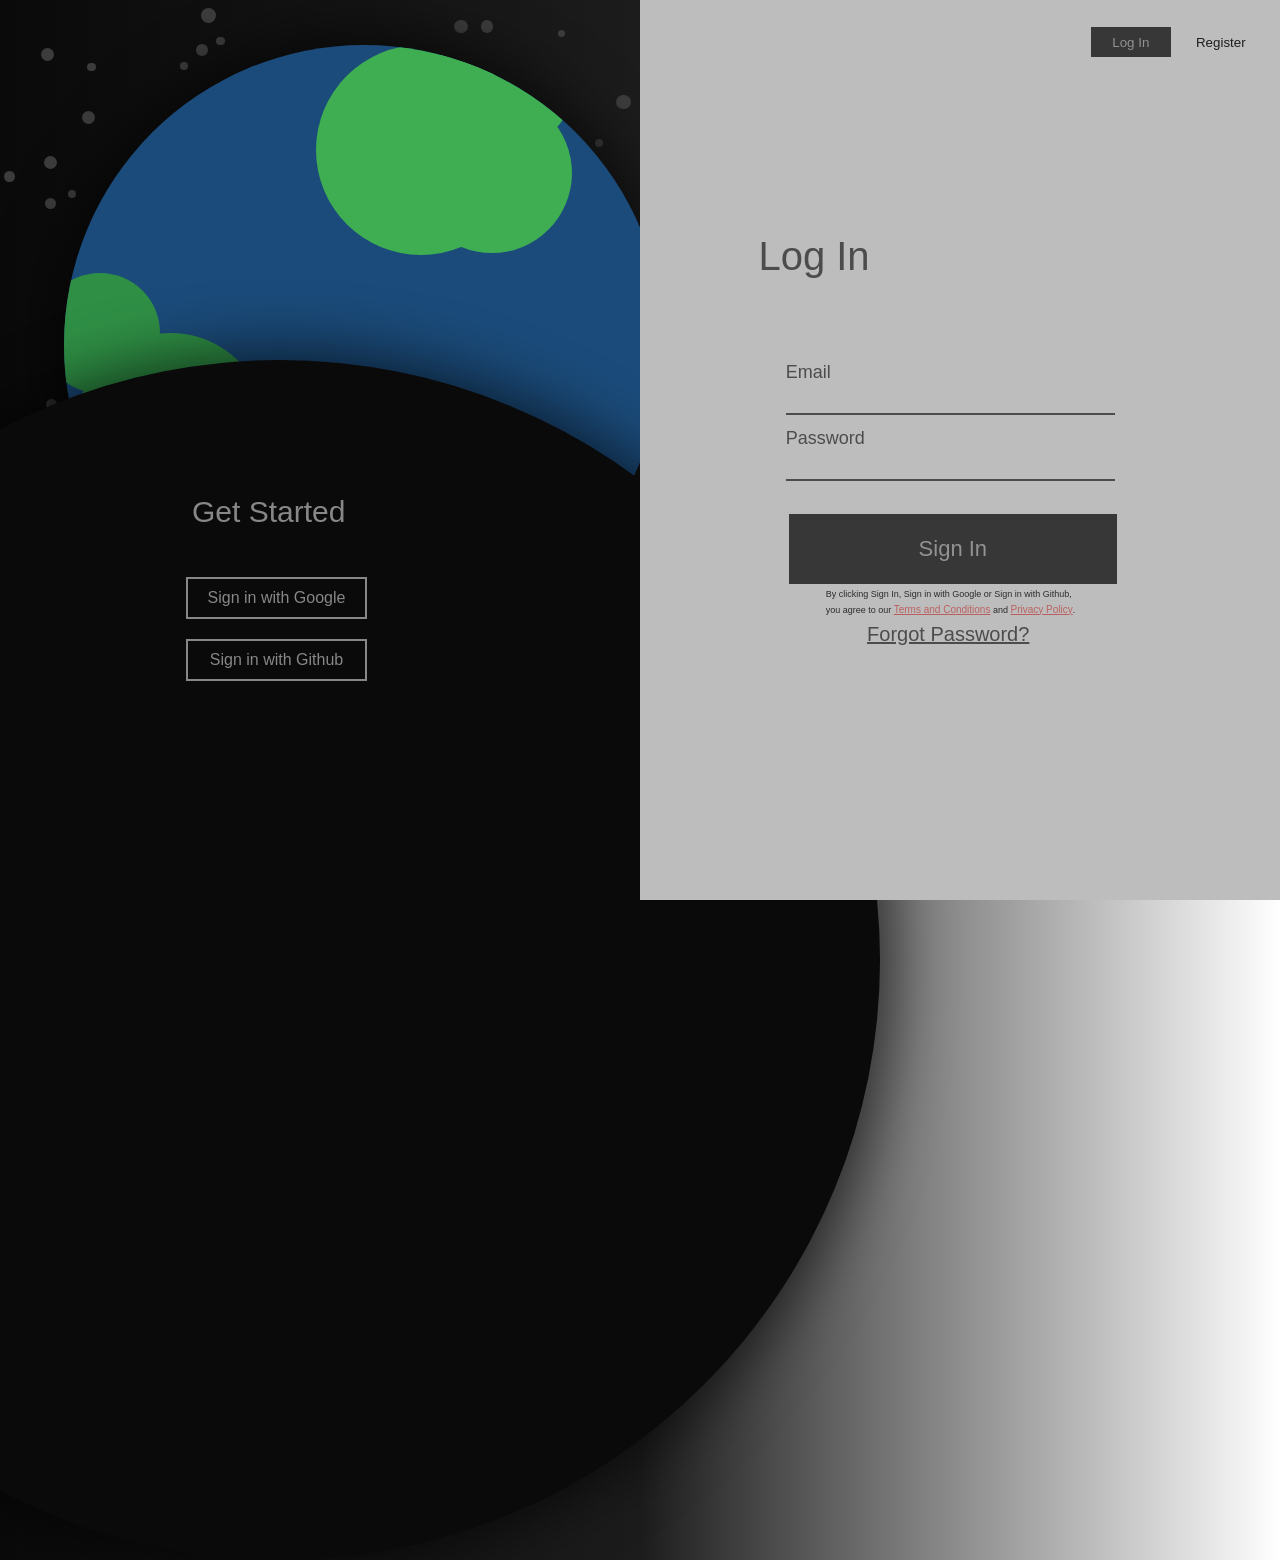
<file: index.html>
<!DOCTYPE html>
<html lang="en">
<head>
    <meta charset="UTF-8">
    <meta name="viewport" content="width=device-width, initial-scale=1.0">
    <title>IB_CS_APP</title>
</head>
<style>

    body {
        overflow: hidden;
        background: linear-gradient(to right, #0a0a0a 0%, #1c1c1c 50%, #ffffff 100%);
        -webkit-user-select: none;
        -ms-user-select: none;
        user-select: none;  
        font-family: 'Arial Black', sans-serif;
    }
    #Login {
        background-color: #bdbdbd;
        position: absolute;
        top: 0%;
        right: 0%;
        width: 50%;
        height: 100%;
        z-index: 11;
    }
    #getStarted {
        position: absolute;
        top: 55%;
        left: 15%;
        font-size: 2em;
        color: rgba(188, 188, 188, 0.7);
        font-family: inherit;
        font-size: 30px;
        z-index: 12;
    }

    .signin-container {
        position: absolute;
        top: 63%;
        left: 14.5%;
        z-index: 12;
        flex-direction: column;
        display: flex;
    }

    .signin {
        margin: 10px 0;
        padding: 10px 20px;
        font-size: 16px;
        cursor: pointer;
        background-color: transparent;
        border: 2px solid rgba(188, 188, 188, 0.7);
        color: rgba(188, 188, 188, 0.7);
        font-family: inherit;
    }

    .signin:hover {
        border: 2px solid rgba(188, 188, 188, 1);
        color: rgba(188, 188, 188, 1);
    }

    .option-buttons {
        position: absolute;
        top: 3%;
        right: 3%;
        z-index: 12;
        flex-direction: row;
        display: flex;
        gap: 10px;
    }

    .option-buttons button:hover {
        text-decoration: underline;
    }

    .OptionSign {
        background-color: transparent;
        border: 0px solid transparent;
        width: 80px;
        height: 30px;
        color: #1d1d1d;
        cursor: pointer;
        font-family: inherit;
    }

    .OptionReg {
        background-color: transparent;
        border: 0px solid transparent;
        width: 80px;
        height: 30px;
        color: #1d1d1d;
        cursor: pointer;
        font-family: inherit;
    }
    .OptionSign.active {
        background-color: #373737;
        width: 80px;
        height: 30px;
        border: 0px solid transparent;
        color: #929292;
        cursor: pointer;
        font-family: inherit;
    }
    .OptionReg.active {
        background-color: #373737;
        width: 80px;
        height: 30px;
        border: 0px solid transparent;
        color: #929292;
        cursor: pointer;
        font-family: inherit;
    }

    .option-forms {
        position: absolute;
        top: 10%;
        left: 5%;
        width: 90%;
        height: 80%;
        z-index: 12;
    }

    .FormTitle {
        color: rgba(29, 29, 29, 0.7);
        font-family: inherit;
        font-size: 40px;
        left: 15%;
        top: 20%;
        position: absolute;
    }

    .LoginForm {
        display: block;
        margin: 10px 0;
        position: absolute;
        padding: 10px;
        font-size: 20px;
        width: 60%;
        box-sizing: border-box;
        left: 18%;
        top: 35%;
    }

    .LoginForm input {
        display: block;
        width: 100%;
        color: rgba(29, 29, 29, 0.7);
        margin-bottom: 13px;
        background-color: transparent;
        border: transparent;
        outline: none;
        border-bottom: 2px solid rgba(29, 29, 29, 0.7);
    }

    .LoginForm label {
        color: rgba(29, 29, 29, 0.7);
        font-family: inherit;
        display: block;
        font-size: 18px;
        margin-bottom: 13px;
    }

    .LoginForm button.submit{
        width: 95%;
        height: 70px;
        margin-top: 20px;
        left: 13px;
        position: absolute;
        color: #929292;
        background-color: #373737;
        border: 0px solid transparent;
        font-size: 22px;
        cursor: pointer;
        font-family: inherit;
    }
    .LoginForm button.submit:hover {
        background-color: #4a4a4a;
    }

    .ForgotPassword {
        color: rgba(29, 29, 29, 0.7);
        cursor: pointer;
        font-family: inherit;
        margin-top: 10px;
        text-decoration: underline;
        position: relative;
        display: inline-block;
        top: 85px;
        left: 25%;
    }

    .HaveAccount {
        color: rgba(29, 29, 29, 0.7);
        cursor: pointer;
        font-family: inherit;
        margin-top: 10px;
        text-decoration: underline;
        position: relative;
        display: inline-block;
        top: 85px;
        left: 60px;
    }

    .option-forms.hidden {
        display: none;
    }
    
    .ResetBack {
        background: transparent;
        border: transparent;
        font-size: 20px;
        color: rgba(29, 29, 29, 0.7);
        cursor: pointer;
        font-family: inherit;
        margin-top: 10px;
        text-decoration: underline;
        position: relative;
        display: inline-block;
        top: 95px;
        left: 40%;
    }

    .policy {
        color: rgba(29, 29, 29, 0.9);
        font-family: inherit;
        font-size: 9px;
        position: relative;
        top: 88px;
        display: inline-block;
        width: 80%;
        line-height: 1.5;
        left: 40px;
        margin-top: 4px;
    }

    .policy1 {
        color: rgba(29, 29, 29, 0.9);
        font-family: inherit;
        font-size: 9px;
        position: relative;
        top: 90px;
        display: inline-block;
        width: 80%;
        line-height: 1.5;
        left: 40px;
        margin-top: 4px;
    }

    .TermsLink {
        color: rgba(187, 86, 86, 0.9);
        cursor: pointer;
        font-family: inherit;
        text-decoration: underline;
        font-size: 10px;
    }

    .TermsLink:hover {
        color: rgb(150, 66, 66);
    }

    .input-error {
        color: #d34242;
        font-family: inherit;
        font-size: 12px;
        position: relative;
        top: -15px;
        display: none;
    }

    input.invalid {
        border-bottom: 2px solid #d34242;
    }

    .input-error.invalid {
        display: block;
    }

</style>
<body>
    <div id="Login">
        <div class="option-buttons">
            <button id="OptionSign" class="OptionSign active">Log In</button>
            <button id="OptionReg" class="OptionReg">Register</button>
        </div>
        <div class="option-forms">
            <a class="FormTitle">Log In</a>
            <form id="LoginForm" class="LoginForm login" novalidate>
                <label for="email">Email</label>
                <input type="email" id="email" required>
                <span class="input-error">Email is required</span>
                <label for="password">Password</label>
                <input type="password" id="password" minlength="8" maxlength="20" required>
                <span class="input-error">Password is required</span>
                <button class="submit" type="submit">Sign In</button>
                <span class="policy1">By clicking Sign In, Sign in with Google or Sign in with Github, you agree to our <a href="terms.html" class="TermsLink">Terms and Conditions</a> and <a href="privacy.html" class="TermsLink">Privacy Policy</a>.</span>
                <div class="ForgotPassword">Forgot Password?</div>
            </form>
        </div>
        <div class="option-forms hidden">
            <a class="FormTitle">Register</a>
            <form id="RegisterForm" class="LoginForm" novalidate>
                <label for="username">Username</label>
                <input type="text" id="username" name="username" minlength="5" maxlength="15" required>
                <span class="input-error">Username is required</span>
                <label for="email">Email</label>
                <input type="email" id="email" name="email" required>
                <span class="input-error">Email is required</span>
                <label for="password">Password</label>
                <input type="password" id="password" name="password" minlength="8" maxlength="20" required>
                <span class="input-error">Password is required</span>
                <button class="submit" type="submit">Sign Up</button>
                <span class="policy">By clicking Sign up, Sign in with Google or Sign in with Github, you agree to our <a href="terms.html" class="TermsLink">Terms and Conditions</a> and <a href="privacy.html" class="TermsLink">Privacy Policy</a>.</span>
                <div class="HaveAccount">Already have an account?</div>
            </form>
        </div>
        <div class="option-forms hidden">
            <a class="FormTitle">Forgot Password</a>
            <form class="LoginForm" novalidate>
                <label for="email">Email</label>
                <input type="email" id="email" name="email" required>
                <span class="input-error">Email is required</span>
                <button class="submit" type="submit">Reset Password</button>
                <button class="ResetBack">Back</button>
            </form>
        </div>
    </div>
    <text id="getStarted">Get Started</text>
    <div class="signin-container">
        <button class="signin">Sign in with Google</button>
        <button class="signin">Sign in with Github</button>
    </div>
</body>
<script>
    const circles = [
        { top: '40%', left: '-25%', size: '1200px', color: '#0a0a0a', zIndex: '10', boxShadow: '0 0 60px 10px rgba(0, 0, 0, 0.6)'},
        { top: '5%', left: '5%', size: '600px', color: '#1b4b7a', zIndex: '5', overflow: true, boxShadow: '0 0 60px 10px rgba(0, 0, 0, 0.6)',
            children: [
                { top: '0%', left: '42%', size: '210px', color: '#3fae53'},
                { top: '8%', left: '58%', size: '160px', color: '#3fae53'},
                { top: '-6%', left: '62%', size: '140px', color: '#3fae53'},
                { top: '48%', left: '2%', size: '190px', color: '#2f8f45'},
                { top: '60%', left: '18%', size: '150px', color: '#2f8f45'},
                { top: '38%', left: '-4%', size: '120px', color: '#2f8f45'},
                { top: '66%', left: '55%', size: '110px', color: '#256b38'},
                { top: '74%', left: '65%', size: '85px', color: '#256b38'},
            ]
        },
        { top: '79.71%', left: '31.25%', size: '10.73px' },
        { top: '87.15%', left: '21.80%', size: '14.79px' },
        { top: '13.83%', left: '39.40%', size: '7.19px' },
        { top: '17.93%', left: '15.26%', size: '14.11px' },
        { top: '72.95%', left: '26.27%', size: '13.14px' },
        { top: '10.54%', left: '48.16%', size: '14.29px' },
        { top: '33.60%', left: '18.52%', size: '13.99px' },
        { top: '2.21%', left: '37.54%', size: '12.66px' },
        { top: '52.48%', left: '38.75%', size: '8.06px' },
        { top: '95.37%', left: '6.58%', size: '11.79px' },
        { top: '61.93%', left: '30.28%', size: '9.15px' },
        { top: '79.26%', left: '38.58%', size: '13.04px' },
        { top: '38.04%', left: '29.59%', size: '7.82px' },
        { top: '19.07%', left: '17.64%', size: '9.77px' },
        { top: '21.98%', left: '3.49%', size: '11.55px' },
        { top: '60.48%', left: '40.32%', size: '8.21px' },
        { top: '61.82%', left: '8.95%', size: '8.37px' },
        { top: '70.17%', left: '31.69%', size: '14.75px' },
        { top: '80.41%', left: '44.41%', size: '7.40px' },
        { top: '75.53%', left: '45.58%', size: '14.95px' },
        { top: '92.99%', left: '12.43%', size: '7.92px' },
        { top: '18.00%', left: '26.91%', size: '14.82px' },
        { top: '3.29%', left: '43.59%', size: '7.55px' },
        { top: '80.64%', left: '47.61%', size: '14.60px' },
        { top: '4.07%', left: '16.90%', size: '8.59px' },
        { top: '39.82%', left: '14.27%', size: '12.68px' },
        { top: '90.01%', left: '18.31%', size: '11.86px' },
        { top: '85.03%', left: '16.40%', size: '10.17px' },
        { top: '4.88%', left: '15.29%', size: '11.86px' },
        { top: '2.18%', left: '35.50%', size: '13.55px' },
        { top: '83.94%', left: '31.21%', size: '14.98px' },
        { top: '30.09%', left: '22.31%', size: '11.88px' },
        { top: '44.61%', left: '40.10%', size: '12.14px' },
        { top: '97.00%', left: '10.83%', size: '10.70px' },
        { top: '78.59%', left: '13.63%', size: '10.63px' },
        { top: '57.29%', left: '30.04%', size: '10.73px' },
        { top: '84.12%', left: '26.99%', size: '7.67px' },
        { top: '96.08%', left: '35.13%', size: '8.61px' },
        { top: '78.91%', left: '48.80%', size: '9.77px' },
        { top: '90.94%', left: '21.19%', size: '13.54px' },
        { top: '67.28%', left: '7.49%', size: '13.04px' },
        { top: '51.72%', left: '23.78%', size: '11.06px' },
        { top: '48.22%', left: '5.38%', size: '9.60px' },
        { top: '76.40%', left: '19.78%', size: '8.41px' },
        { top: '23.12%', left: '42.98%', size: '7.16px' },
        { top: '74.25%', left: '33.60%', size: '14.45px' },
        { top: '39.26%', left: '27.02%', size: '14.67px' },
        { top: '6.91%', left: '14.08%', size: '7.45px' },
        { top: '75.05%', left: '18.29%', size: '13.26px' },
        { top: '76.76%', left: '6.55%', size: '13.56px' },
        { top: '42.58%', left: '7.78%', size: '11.64px' },
        { top: '6.95%', left: '6.82%', size: '8.38px' },
        { top: '77.92%', left: '5.66%', size: '9.88px' },
        { top: '48.43%', left: '1.10%', size: '14.03px' },
        { top: '99.74%', left: '4.89%', size: '9.09px' },
        { top: '19.56%', left: '21.48%', size: '14.58px' },
        { top: '89.02%', left: '47.78%', size: '14.84px' },
        { top: '5.34%', left: '3.18%', size: '13.06px' },
        { top: '23.94%', left: '10.18%', size: '8.43px' },
        { top: '70.24%', left: '0.46%', size: '10.18px' },
        { top: '32.87%', left: '43.18%', size: '11.41px' },
        { top: '61.23%', left: '34.57%', size: '7.21px' },
        { top: '75.96%', left: '40.24%', size: '8.71px' },
        { top: '48.99%', left: '42.68%', size: '8.07px' },
        { top: '37.72%', left: '12.34%', size: '14.48px' },
        { top: '58.31%', left: '48.18%', size: '14.36px' },
        { top: '58.77%', left: '24.51%', size: '12.24px' },
        { top: '76.07%', left: '14.24%', size: '13.34px' },
        { top: '39.39%', left: '43.56%', size: '12.90px' },
        { top: '63.92%', left: '2.38%', size: '8.45px' },
        { top: '58.84%', left: '38.94%', size: '12.18px' },
        { top: '25.05%', left: '19.55%', size: '8.27px' },
        { top: '91.94%', left: '22.70%', size: '14.34px' },
        { top: '18.95%', left: '38.69%', size: '13.48px' },
        { top: '78.99%', left: '45.26%', size: '12.31px' },
        { top: '47.77%', left: '25.05%', size: '13.66px' },
        { top: '12.36%', left: '6.38%', size: '13.05px' },
        { top: '74.74%', left: '41.39%', size: '13.33px' },
        { top: '19.03%', left: '0.34%', size: '10.34px' },
        { top: '94.33%', left: '4.96%', size: '10.13px' },
        { top: '44.38%', left: '3.63%', size: '10.87px' },
        { top: '64.52%', left: '38.41%', size: '14.33px' },
        { top: '69.35%', left: '37.43%', size: '14.85px' },
        { top: '17.30%', left: '3.40%', size: '13.16px' },
        { top: '37.41%', left: '44.27%', size: '9.68px' },
        { top: '0.91%', left: '15.68%', size: '14.86px' },
        { top: '45.63%', left: '26.53%', size: '10.28px' },
        { top: '21.08%', left: '5.33%', size: '8.15px' },
        { top: '55.14%', left: '2.93%', size: '10.43px' },
        { top: '67.71%', left: '0.52%', size: '11.30px' },
        { top: '42.86%', left: '23.33%', size: '7.51px' },
        { top: '77.35%', left: '33.50%', size: '11.15px' },
        { top: '39.19%', left: '14.69%', size: '13.49px' },
        { top: '59.27%', left: '2.17%', size: '10.63px' },
        { top: '75.62%', left: '43.24%', size: '8.66px' },
        { top: '78.63%', left: '46.25%', size: '10.83px' },
        { top: '15.41%', left: '46.45%', size: '8.71px' },
        { top: '90.83%', left: '29.57%', size: '8.52px' },
        { top: '71.00%', left: '17.75%', size: '7.31px' },
        { top: '9.11%', left: '27.96%', size: '10.06px' },
    ];

    for (const circle of circles) {
        let element = document.createElement('div');

        element.style.borderRadius = '50%';
        element.style.top = circle.top;
        element.style.left = circle.left;
        element.style.width = circle.size;
        element.style.height = circle.size;
        element.style.position = 'absolute';
        if (circle.color) {
            element.style.backgroundColor = circle.color;
        } else {
            element.style.backgroundColor = '#3c3c3c';
        }

        if (circle.zIndex) {
            element.style.zIndex = circle.zIndex;
        } else {
            element.style.zIndex = '3';
        }

        if (circle.overflow) {
            element.style.overflow = 'hidden';
        }

        if (circle.boxShadow) {
            element.style.boxShadow = circle.boxShadow;
        }

        document.body.appendChild(element);

        if (circle.children) {
            for (const child of circle.children) {
                let childElement = document.createElement('div');

                childElement.style.borderRadius = '50%';
                childElement.style.top = child.top;
                childElement.style.left = child.left;
                childElement.style.width = child.size;
                childElement.style.height = child.size;
                childElement.style.backgroundColor = child.color;
                childElement.style.position = 'absolute';

                element.appendChild(childElement);
            }
        }
    }

    document.querySelector('.HaveAccount').addEventListener('click', () => {
        document.querySelectorAll('.option-forms').forEach(form => form.classList.add('hidden'));
        document.querySelector('.option-forms').classList.remove('hidden');
        document.querySelector('.OptionSign').classList.add('active');
        document.querySelector('.OptionReg').classList.remove('active');
    });
    document.querySelector('#OptionSign').addEventListener('click', () => {
        document.querySelectorAll('.option-forms').forEach(form => form.classList.add('hidden'));
        document.querySelector('.option-forms').classList.remove('hidden');
        document.querySelector('.OptionSign').classList.add('active');
        document.querySelector('.OptionReg').classList.remove('active');
    });
    document.querySelector('#OptionReg').addEventListener('click', () => {
        document.querySelectorAll('.option-forms').forEach(form => form.classList.add('hidden'));
        document.querySelectorAll('.option-forms')[1].classList.remove('hidden');
        document.querySelector('.OptionReg').classList.add('active');
        document.querySelector('.OptionSign').classList.remove('active');
    });
    document.querySelector('.ForgotPassword').addEventListener('click', () => {
        document.querySelectorAll('.option-forms').forEach(form => form.classList.add('hidden'));
        document.querySelectorAll('.option-forms')[2].classList.remove('hidden');
        document.querySelector('.OptionReg').classList.remove('active');
        document.querySelector('.OptionSign').classList.remove('active');
        document.querySelector('.ResetBack').addEventListener('click', () => {
            document.querySelectorAll('.option-forms').forEach(form => form.classList.add('hidden'));
            document.querySelector('.option-forms').classList.remove('hidden');
            document.querySelector('.OptionReg').classList.remove('active');
            document.querySelector('.OptionSign').classList.add('active');
        });
    });

    const LoginForm = document.getElementsByClassName('LoginForm');

    for (const form of LoginForm) {
        form.addEventListener('submit', (e) => {
            
            if (!form.checkValidity()) {
                e.preventDefault();
                
                const inputs = form.querySelectorAll('input');
                inputs.forEach(input => {
                    
                    if (!input.validity.valid) {
                        input.classList.add('invalid');
                        const error = input.nextElementSibling;
                        if (error && error.classList.contains('input-error')) {
                            error.classList.add('invalid');
                        }
                    } else {
                        input.classList.remove('invalid');
                        const error = input.nextElementSibling;
                        if (error && error.classList.contains('input-error')) {
                            error.classList.remove('invalid');
                        }
                    }
                });
            }
        });

        const RegisterForm = document.getElementById('RegisterForm').parentElement;;
        const LoginForm = document.getElementById('LoginForm').parentElement;

        const Param = new URLSearchParams(window.location.search).get('form');

        if (Param === 'login') {
            LoginForm.classList.remove('hidden');
            RegisterForm.classList.add('hidden');
            document.querySelector('.OptionReg').classList.remove('active');
            document.querySelector('.OptionSign').classList.add('active');
        } else if (Param === 'register') {
            RegisterForm.classList.remove('hidden');
            LoginForm.classList.add('hidden');
            document.querySelector('.OptionReg').classList.add('active');
            document.querySelector('.OptionSign').classList.remove('active');
        }

    }
</script>
</html>
</file>
